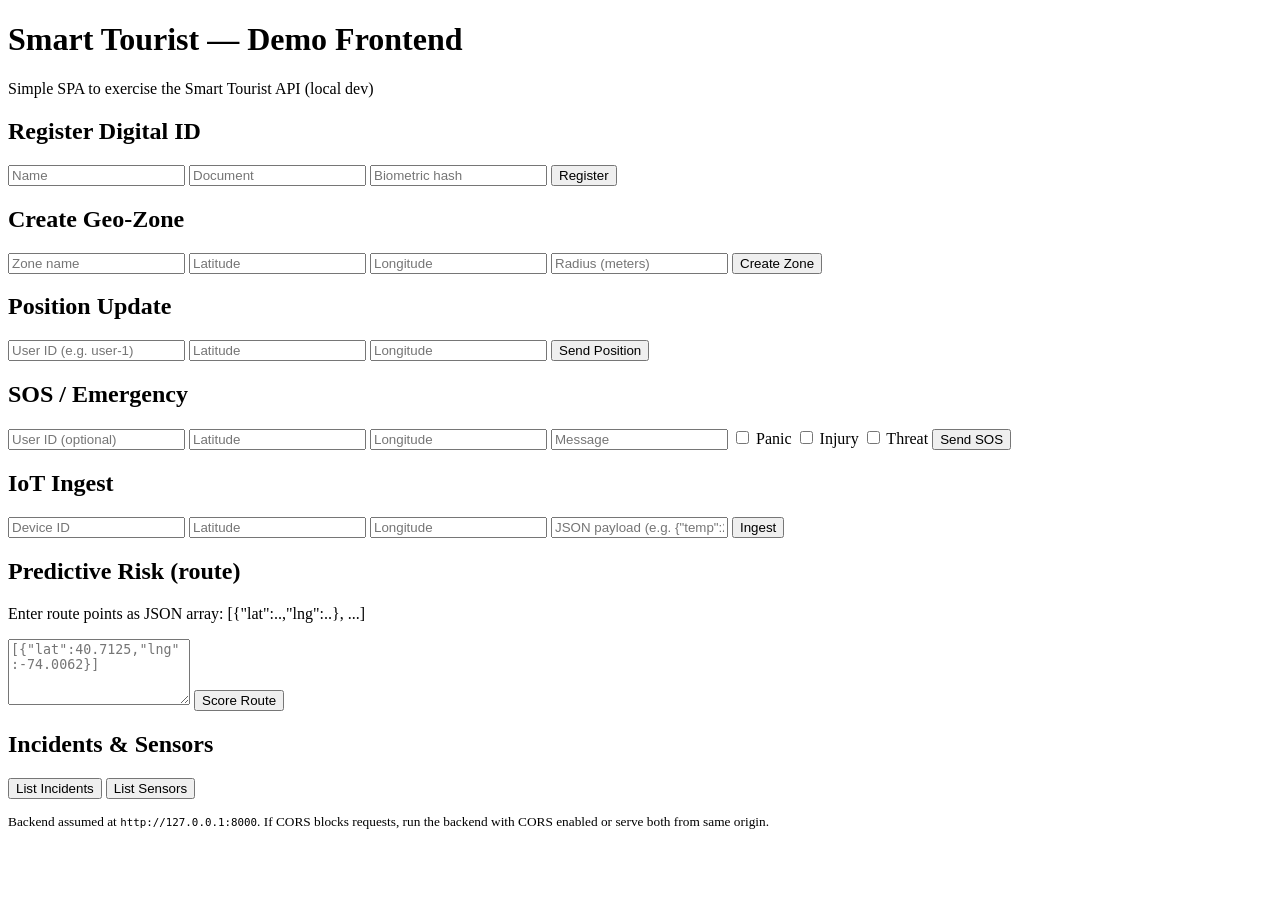
<file: index.html>
<!doctype html>
<html lang="en">
<head>
  <meta charset="utf-8" />
  <meta name="viewport" content="width=device-width,initial-scale=1" />
  <title>Smart Tourist — Frontend</title>
  <link rel="stylesheet" href="styles.css" />
</head>
<body>
  <header>
    <h1>Smart Tourist — Demo Frontend</h1>
    <p>Simple SPA to exercise the Smart Tourist API (local dev)</p>
  </header>

  <main>
    <section class="card">
      <h2>Register Digital ID</h2>
      <form id="form-register">
        <input name="name" placeholder="Name" required />
        <input name="doc" placeholder="Document" required />
        <input name="biometric" placeholder="Biometric hash" required />
        <button type="submit">Register</button>
      </form>
      <pre id="out-register" class="out"></pre>
    </section>

    <section class="card">
      <h2>Create Geo-Zone</h2>
      <form id="form-zone">
        <input name="name" placeholder="Zone name" required />
        <input name="lat" placeholder="Latitude" required />
        <input name="lng" placeholder="Longitude" required />
        <input name="radius_m" placeholder="Radius (meters)" required />
        <button type="submit">Create Zone</button>
      </form>
      <pre id="out-zone" class="out"></pre>
    </section>

    <section class="card">
      <h2>Position Update</h2>
      <form id="form-position">
        <input name="user_id" placeholder="User ID (e.g. user-1)" required />
        <input name="lat" placeholder="Latitude" required />
        <input name="lng" placeholder="Longitude" required />
        <button type="submit">Send Position</button>
      </form>
      <pre id="out-position" class="out"></pre>
    </section>

    <section class="card">
      <h2>SOS / Emergency</h2>
      <form id="form-sos">
        <input name="user_id" placeholder="User ID (optional)" />
        <input name="lat" placeholder="Latitude" required />
        <input name="lng" placeholder="Longitude" required />
        <input name="message" placeholder="Message" required />
        <label><input type="checkbox" name="panic" /> Panic</label>
        <label><input type="checkbox" name="injury" /> Injury</label>
        <label><input type="checkbox" name="threat" /> Threat</label>
        <button type="submit">Send SOS</button>
      </form>
      <pre id="out-sos" class="out"></pre>
    </section>

    <section class="card">
      <h2>IoT Ingest</h2>
      <form id="form-iot">
        <input name="device_id" placeholder="Device ID" required />
        <input name="lat" placeholder="Latitude" required />
        <input name="lng" placeholder="Longitude" required />
        <input name="payload" placeholder='JSON payload (e.g. {"temp":25})' required />
        <button type="submit">Ingest</button>
      </form>
      <pre id="out-iot" class="out"></pre>
    </section>

    <section class="card">
      <h2>Predictive Risk (route)</h2>
      <p>Enter route points as JSON array: [{"lat":..,"lng":..}, ...]</p>
      <form id="form-predict">
        <textarea name="points" rows="4" placeholder='[{"lat":40.7125,"lng":-74.0062}]' required></textarea>
        <button type="submit">Score Route</button>
      </form>
      <pre id="out-predict" class="out"></pre>
    </section>

    <section class="card">
      <h2>Incidents & Sensors</h2>
      <button id="btn-list-incidents">List Incidents</button>
      <button id="btn-list-sensors">List Sensors</button>
      <pre id="out-list" class="out"></pre>
    </section>

  </main>

  <footer>
    <small>Backend assumed at <code>http://127.0.0.1:8000</code>. If CORS blocks requests, run the backend with CORS enabled or serve both from same origin.</small>
  </footer>

  <script src="app.js"></script>
</body>
</html>
</file>
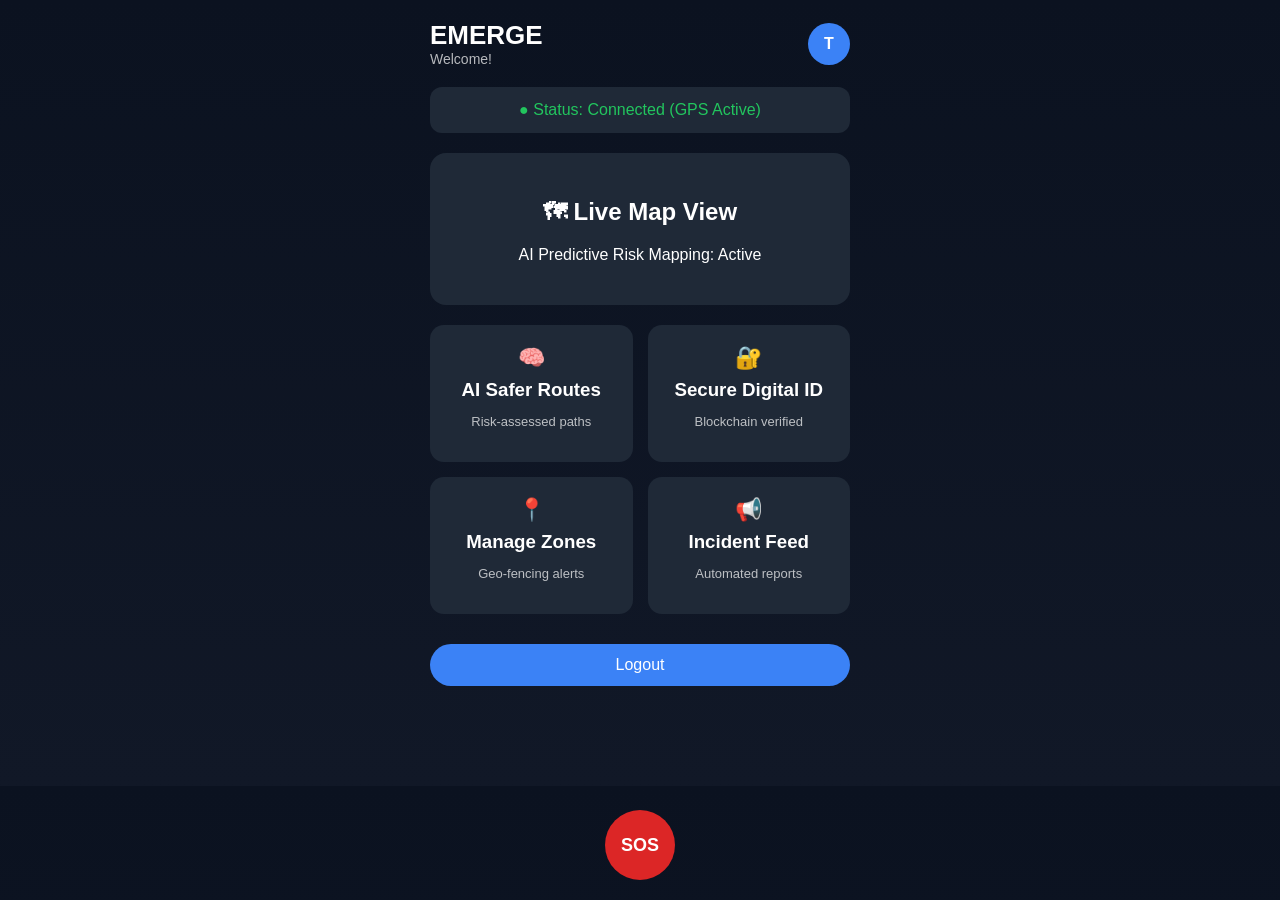
<file: dashboard.html>
<!DOCTYPE html>
<html lang="en">
<head>
<meta charset="UTF-8">
<title>EMERGE – Dashboard</title>
<meta name="viewport" content="width=device-width, initial-scale=1.0">

<style>
body{
  margin:0;
  font-family:'Segoe UI',sans-serif;
  background:linear-gradient(180deg,#0B1220,#111827);
  color:white;
}
.container{
  max-width:420px;
  margin:auto;
  padding:20px;
}
.header{
  display:flex;
  justify-content:space-between;
  align-items:center;
}
.header h1{margin:0;font-size:26px;}
.header p{margin:0;font-size:14px;opacity:.7;}
.avatar{
  width:42px;height:42px;background:#3b82f6;border-radius:50%;
  display:flex;align-items:center;justify-content:center;font-weight:bold;
}
.status{
  background:#1f2937;padding:14px;border-radius:12px;
  margin:20px 0;color:#22c55e;text-align:center;
}
.card{
  background:#1f2937;border-radius:16px;padding:25px;
  text-align:center;margin-bottom:20px;cursor:pointer;
}
.grid{
  display:grid;grid-template-columns:1fr 1fr;gap:15px;
}
.feature{
  background:#1f2937;border-radius:14px;padding:20px;
  text-align:center;cursor:pointer;
}
.feature span{font-size:22px;}
.feature h3{margin:8px 0 4px;}
.feature p{font-size:13px;opacity:.7;}
.logout{
  background:#3b82f6;border-radius:30px;padding:12px;
  text-align:center;margin:30px 0 80px;cursor:pointer;
}
.sos{
  position:fixed;bottom:20px;left:50%;transform:translateX(-50%);
  background:#dc2626;width:70px;height:70px;border-radius:50%;
  display:flex;align-items:center;justify-content:center;
  font-weight:bold;font-size:18px;cursor:pointer;
  animation:pulse 1.5s infinite;
}
@keyframes pulse{
  0%{box-shadow:0 0 0 0 rgba(220,38,38,.7);}
  70%{box-shadow:0 0 0 20px rgba(220,38,38,0);}
  100%{box-shadow:0 0 0 0 rgba(220,38,38,0);}
}

/* FAKE MAP MODAL */
.map-modal{
  display:none;
  position:fixed;
  top:0;left:0;
  width:100%;height:100%;
  background:#020617;
  z-index:1000;
}
.map-header{
  padding:16px;
  display:flex;
  justify-content:space-between;
  align-items:center;
  background:#0f172a;
}
.map-area{
  position:relative;
  height:100%;
  background:
    linear-gradient(#1e293b 1px, transparent 1px),
    linear-gradient(90deg, #1e293b 1px, transparent 1px);
  background-size:40px 40px;
}
.marker{
  position:absolute;
  top:50%;left:50%;
  transform:translate(-50%,-50%);
  font-size:24px;
}
.zone{
  position:absolute;
  border:2px dashed red;
  width:120px;height:120px;
  top:40%;left:30%;
  opacity:.6;
}
.info{
  position:absolute;
  bottom:20px;
  left:50%;
  transform:translateX(-50%);
  background:#1f2937;
  padding:12px 20px;
  border-radius:12px;
  font-size:14px;
}
</style>
</head>

<body>

<div class="container">

  <!-- HEADER -->
  <div class="header">
    <div>
      <h1>EMERGE</h1>
      <p id ="welcomeText">Welcome!</p>
    </div>
    <div class="avatar">T</div>
  </div>

  <!-- STATUS -->
  <div class="status">
    ● Status: Connected (GPS Active)
  </div>

  <!-- MAP -->
  <div class="card" onclick="openMap()">
    <h2>🗺 Live Map View</h2>
    <p>AI Predictive Risk Mapping: Active</p>
  </div>

  <!-- FEATURES -->
  <div class="grid">
    <div class="feature" onclick="aiRoutes()">
      <span>🧠</span><h3>AI Safer Routes</h3><p>Risk-assessed paths</p>
    </div>
    <div class="feature" onclick="digitalID()">
      <span>🔐</span><h3>Secure Digital ID</h3><p>Blockchain verified</p>
    </div>
    <div class="feature" onclick="manageZones()">
      <span>📍</span><h3>Manage Zones</h3><p>Geo-fencing alerts</p>
    </div>
    <div class="feature" onclick="incidentFeed()">
      <span>📢</span><h3>Incident Feed</h3><p>Automated reports</p>
    </div>
  </div>

  <!-- LOGOUT -->
  <div class="logout" onclick="logout()">Logout</div>
</div>

<!-- SOS -->
<div class="sos" onclick="sendSOS()">SOS</div>

<!-- FAKE MAP MODAL -->
<div class="map-modal" id="mapModal">
  <div class="map-header">
    <h3>Live Safety Map</h3>
    <button onclick="closeMap()">Close</button>
  </div>
  <div class="map-area">
    <div class="marker">📍 You</div>
    <div class="zone"></div>
    <div class="info">Red zone detected • Avoid area</div>
  </div>
</div>

<script>

function sendSOS(){
  alert("🚨 SOS Activated!\nLocation shared with emergency services (Demo)");
}
function openMap(){
  document.getElementById("mapModal").style.display="block";
}
function closeMap(){
  document.getElementById("mapModal").style.display="none";
}
function aiRoutes(){
  alert("🤖 AI calculated safest route avoiding red zones (Demo)");
}
function digitalID(){
  alert("🔐 Digital ID verified successfully (Demo)");
}
function manageZones(){
  alert("📍 Geo-fencing zones loaded (Demo)");
}
function incidentFeed(){
  alert("📰 Nearby incidents displayed (Demo)");
}
function logout(){
  window.location.href="login.html";
}
const userName = localStorage.getItem("loggedInUser");
if(userName){
  document.getElementById("welcomeText").innerText =
    "Welcome, " + userName + "!";
}
</script>

</body>
</html>
</file>
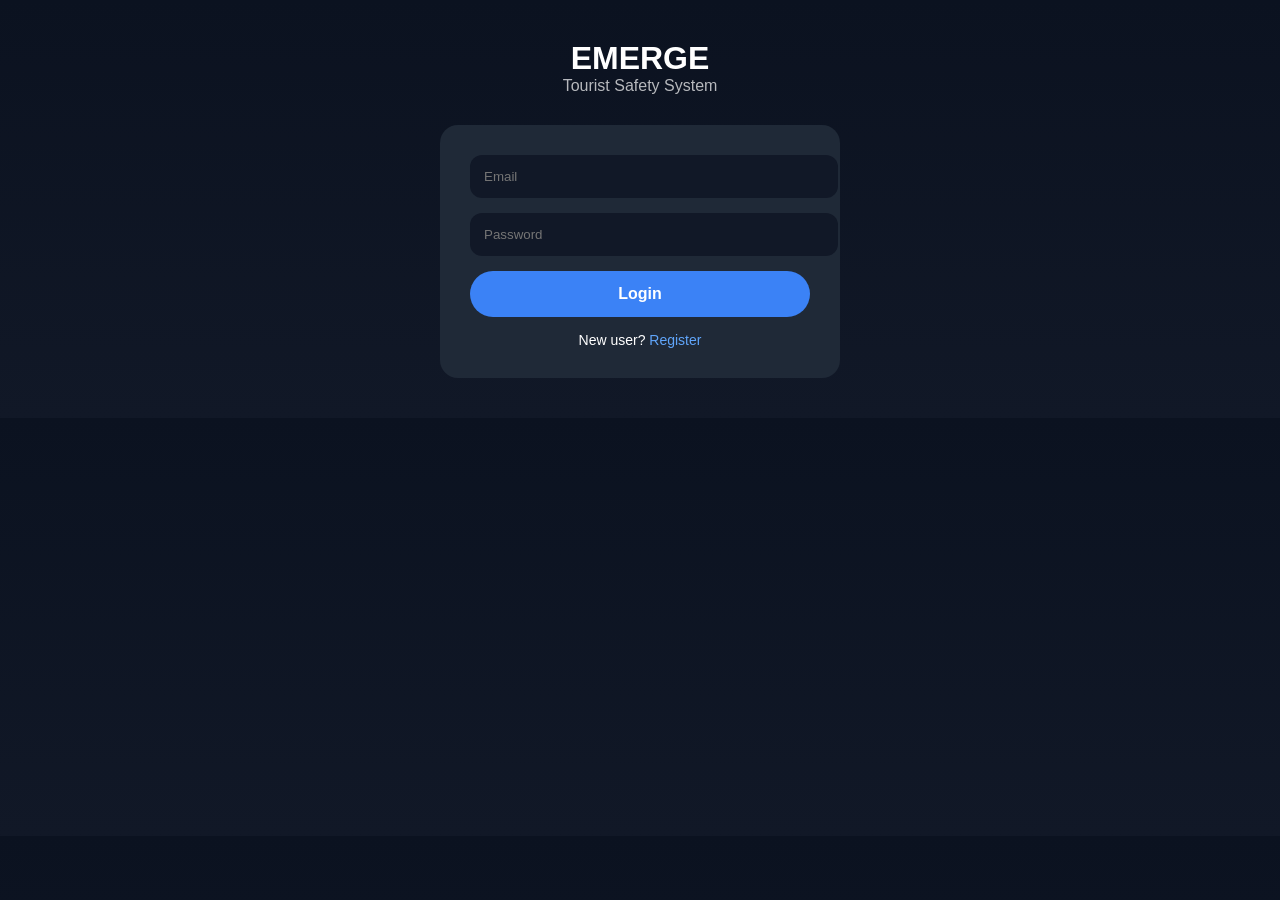
<file: login.html>
<!DOCTYPE html>
<html lang="en">
<head>
<meta charset="UTF-8">
<title>EMERGE – Login</title>
<meta name="viewport" content="width=device-width, initial-scale=1.0">

<style>
body{
  margin:0;
  font-family:'Segoe UI',sans-serif;
  background:linear-gradient(180deg,#0B1220,#111827);
  color:white;
}
.container{
  max-width:400px;
  margin:auto;
  padding:40px 20px;
  text-align:center;
}
.logo{
  font-size:32px;
  font-weight:bold;
}
.subtitle{
  opacity:.7;
  margin-bottom:30px;
}
.card{
  background:#1f2937;
  padding:30px;
  border-radius:18px;
}
input{
  width:100%;
  padding:14px;
  margin-bottom:15px;
  border:none;
  border-radius:12px;
  background:#111827;
  color:white;
}
button{
  width:100%;
  padding:14px;
  border:none;
  border-radius:30px;
  background:#3b82f6;
  color:white;
  font-size:16px;
  font-weight:bold;
  cursor:pointer;
}
.link{
  margin-top:15px;
  font-size:14px;
}
.link a{
  color:#60a5fa;
  text-decoration:none;
}
.loader{
  display:none;
  margin-top:20px;
}
.spinner{
  width:40px;
  height:40px;
  border:4px solid #374151;
  border-top:4px solid #3b82f6;
  border-radius:50%;
  margin:auto;
  animation:spin 1s linear infinite;
}
@keyframes spin{
  100%{transform:rotate(360deg);}
}
</style>
</head>

<body>
<div class="container">
  <div class="logo">EMERGE</div>
  <div class="subtitle">Tourist Safety System</div>

  <div class="card">
    <input type="email" placeholder="Email">
    <input type="password" placeholder="Password">

    <button onclick="login()">Login</button>

    <div class="loader" id="loader">
      <div class="spinner"></div>
      <p>Authenticating...</p>
    </div>

    <div class="link">
      New user? <a href="register.html">Register</a>
    </div>
  </div>
</div>

<script>
function login(){
  const email = document.querySelectorAll("input")[0].value;
  const password = document.querySelectorAll("input")[1].value;

  let users = JSON.parse(localStorage.getItem("users")) || {};

  if(!users[email]){
    alert("❌ Email not registered");
    return;
  }

  if(users[email].password !== password){
    alert("❌ Incorrect password");
    return;
  }

  // save logged-in user name
  localStorage.setItem("loggedInUser", users[email].name);

  document.getElementById("loader").style.display = "block";

  setTimeout(()=>{
    window.location.href = "dashboard.html";
  },2000);
}
</script>
</body>
</html>
</file>
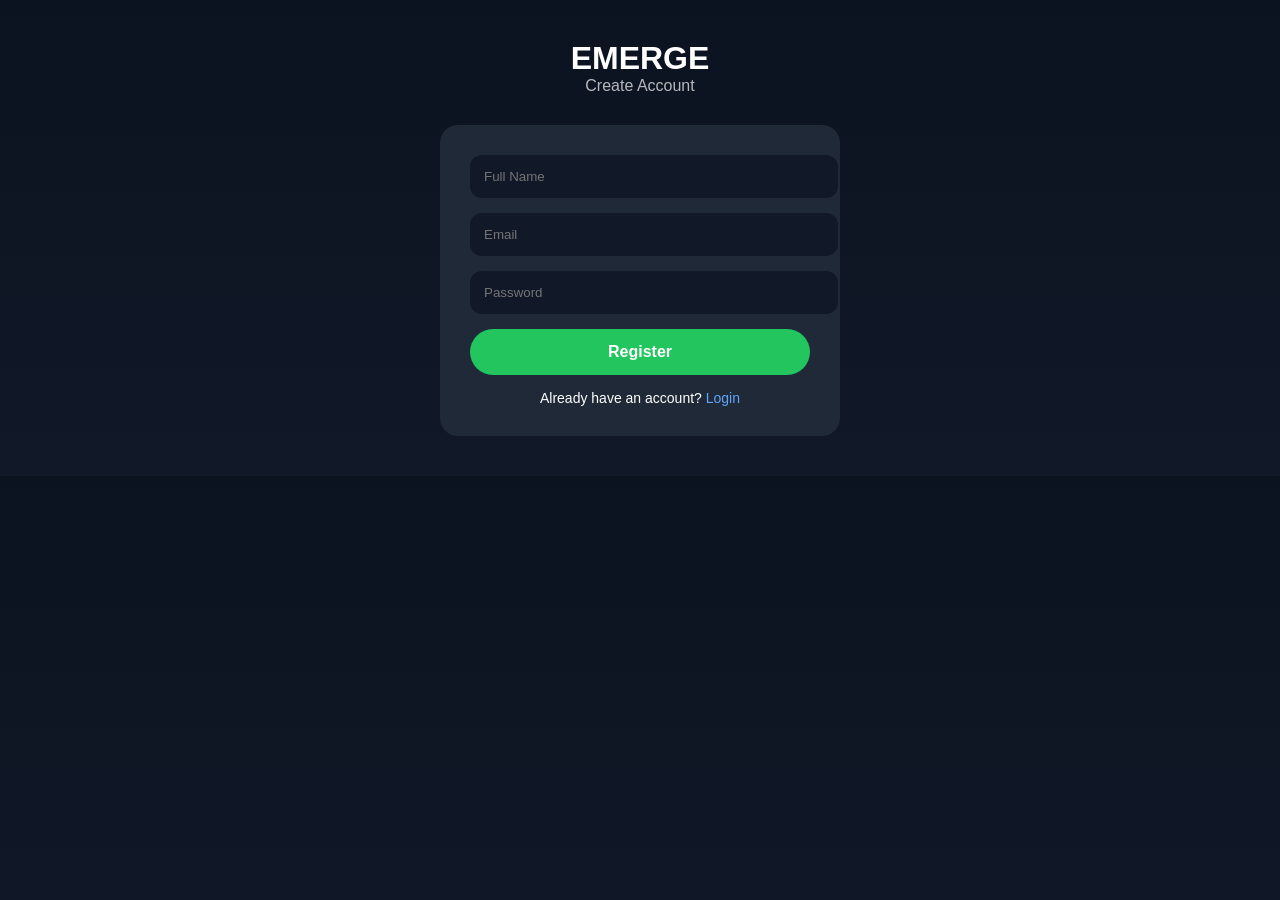
<file: register.html>
<!DOCTYPE html>
<html lang="en">
<head>
<meta charset="UTF-8">
<title>EMERGE – Register</title>
<meta name="viewport" content="width=device-width, initial-scale=1.0">

<style>
body{
  margin:0;
  font-family:'Segoe UI',sans-serif;
  background:linear-gradient(180deg,#0B1220,#111827);
  color:white;
}
.container{
  max-width:400px;
  margin:auto;
  padding:40px 20px;
  text-align:center;
}
.logo{
  font-size:32px;
  font-weight:bold;
}
.subtitle{
  opacity:.7;
  margin-bottom:30px;
}
.card{
  background:#1f2937;
  padding:30px;
  border-radius:18px;
}
input{
  width:100%;
  padding:14px;
  margin-bottom:15px;
  border:none;
  border-radius:12px;
  background:#111827;
  color:white;
}
button{
  width:100%;
  padding:14px;
  border:none;
  border-radius:30px;
  background:#22c55e;
  color:white;
  font-size:16px;
  font-weight:bold;
  cursor:pointer;
}
.link{
  margin-top:15px;
  font-size:14px;
}
.link a{
  color:#60a5fa;
  text-decoration:none;
}
</style>
</head>

<body>
<div class="container">
  <div class="logo">EMERGE</div>
  <div class="subtitle">Create Account</div>

  <div class="card">
    <input type="text" placeholder="Full Name">
    <input type="email" placeholder="Email">
    <input type="password" placeholder="Password">

    <button onclick="register()">Register</button>

    <div class="link">
      Already have an account? <a href="login.html">Login</a>
    </div>
  </div>
</div>

<script>
function register(){
  const name = document.querySelectorAll("input")[0].value;
  const email = document.querySelectorAll("input")[1].value;
  const password = document.querySelectorAll("input")[2].value;

  if(!name || !email || !password){
    alert("Please fill all fields");
    return;
  }

  let users = JSON.parse(localStorage.getItem("users")) || {};

  if(users[email]){
    alert("❌ This email is already registered.\nOnly one password allowed per email.");
    return;
  }

  // store name + password
  users[email] = {
    name: name,
    password: password
  };

  localStorage.setItem("users", JSON.stringify(users));

  alert("✅ Registration successful!");
  window.location.href = "login.html";
}
</script>
</body>
</html>
</file>
<file: styles.css>

</file>
